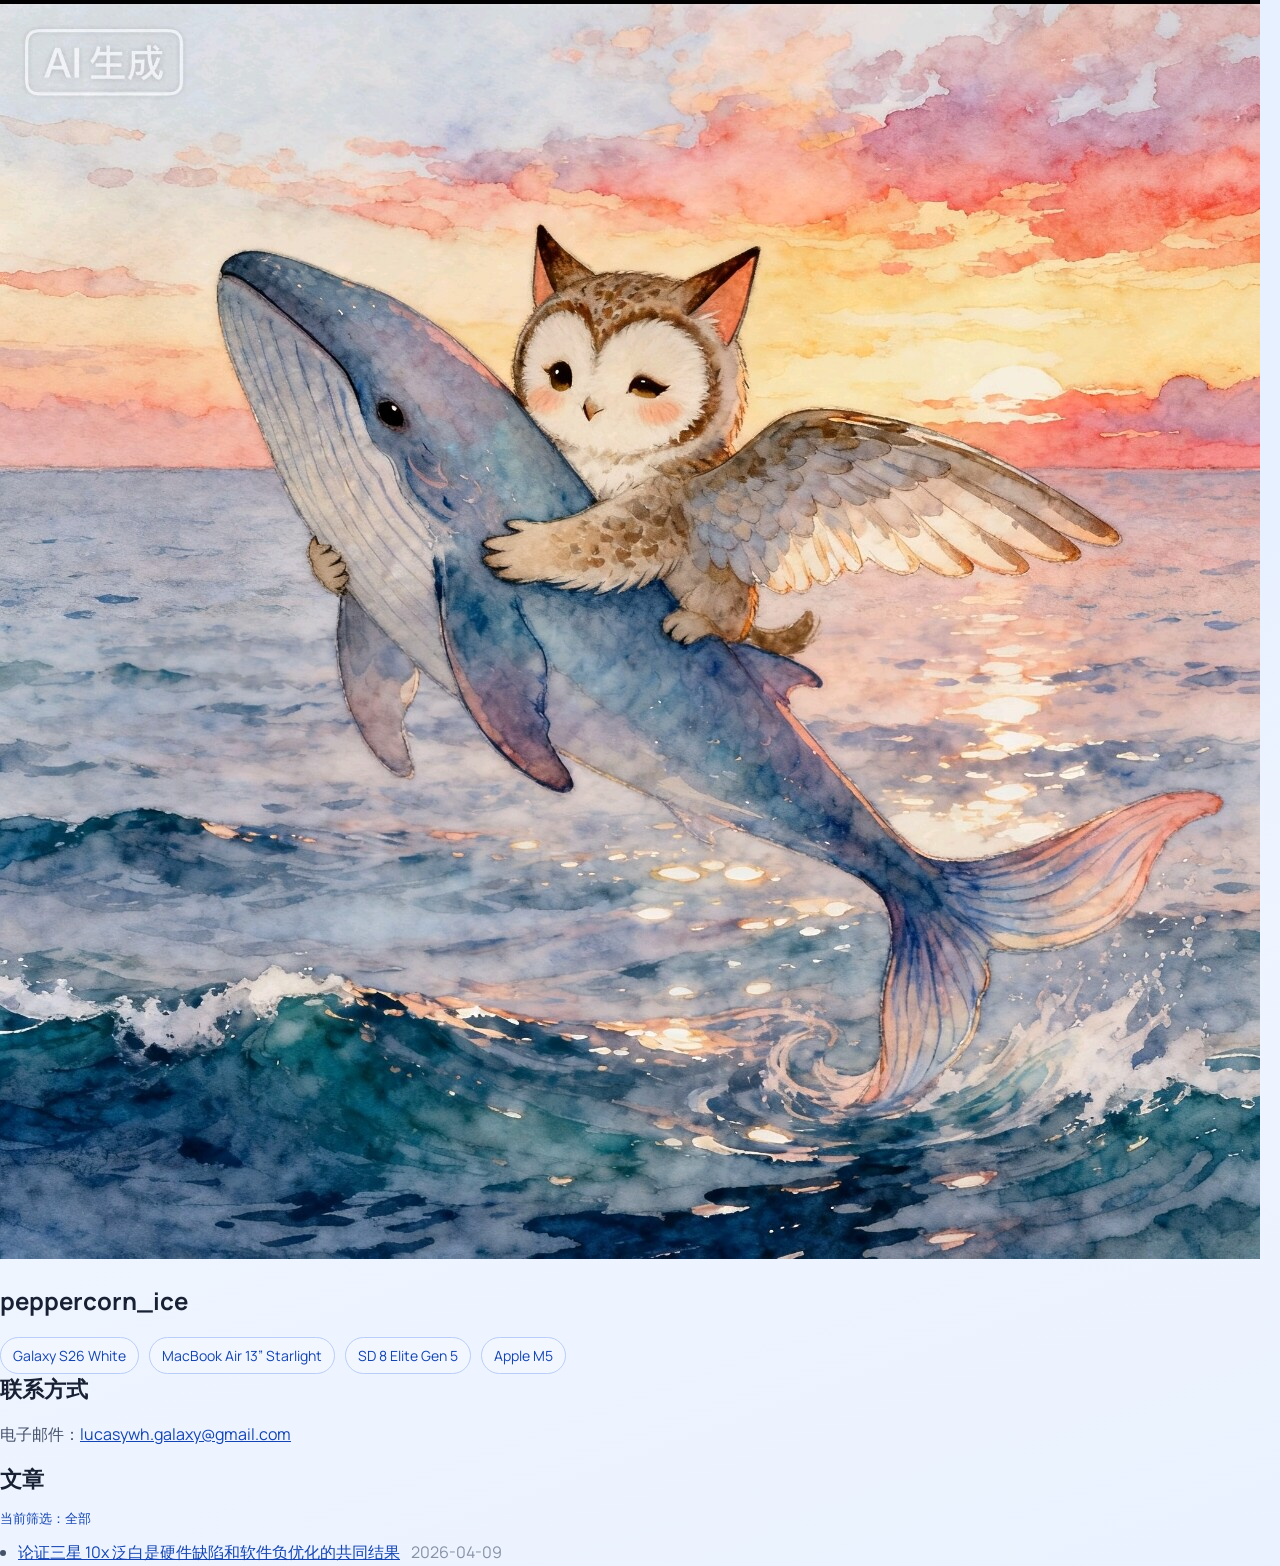
<file: index.html>
<!doctype html>
<html lang="zh-CN">
  <head>
    <meta charset="UTF-8" />
    <meta name="viewport" content="width=device-width, initial-scale=1.0" />
    <title>汪沄的个人主页</title>
    <link rel="preconnect" href="https://fonts.googleapis.com" />
    <link rel="preconnect" href="https://fonts.gstatic.com" crossorigin />
    <link
      href="https://fonts.googleapis.com/css2?family=Manrope:wght@400;600;800&display=swap"
      rel="stylesheet"
    />
    <link rel="stylesheet" href="style.css" />
  </head>
  <body>
    <main class="homepage">
      <section class="profile-header">
        <div class="profile-avatar-wrap" id="avatar-wrap">
          <img id="avatar" src="avatar.jpg" alt="汪沄头像" class="profile-avatar" />
        </div>

        <div class="profile-main">
          <h1 id="hero-title">peppercorn_ice</h1>

          <div class="chip-row">
            <span class="chip">Galaxy S26 White</span>
            <span class="chip">MacBook Air 13” Starlight</span>
            <span class="chip">SD 8 Elite Gen 5</span>
            <span class="chip">Apple M5</span>
          </div>

          <div class="contact-block">
            <h2 id="contact-title">联系方式</h2>
            <p>
              电子邮件：<a href="mailto:lucasywh.galaxy@gmail.com" id="contact-link">lucasywh.galaxy@gmail.com</a>
            </p>
          </div>
        </div>
      </section>

      <section class="posts-feed">
        <div class="posts-head">
          <h2>文章</h2>
          <p id="post-filter-status" class="post-filter-status">当前筛选：全部</p>
        </div>
        <ul id="post-list" class="post-list"></ul>
      </section>
    </main>

    <script src="script.js"></script>
  </body>
</html>
</file>
<file: style.css>
:root {
  --bg: #f4f8ff;
  --card: rgba(255, 255, 255, 0.86);
  --text: #182134;
  --subtext: #45516b;
  --accent: #0066ff;
  --accent-soft: #dbe8ff;
  --border: rgba(24, 33, 52, 0.12);
  --shadow: 0 14px 40px rgba(0, 40, 120, 0.08);
}

* {
  box-sizing: border-box;
}

body {
  margin: 0;
  min-height: 100vh;
  font-family: "Manrope", "PingFang SC", "Microsoft YaHei", sans-serif;
  color: var(--text);
  background:
    radial-gradient(circle at 12% 18%, #cde0ff 0 18%, transparent 40%),
    radial-gradient(circle at 85% 12%, #e7f0ff 0 22%, transparent 45%),
    linear-gradient(160deg, #f7faff 0%, #eaf2ff 100%);
}

.page {
  width: min(980px, 92vw);
  margin: 40px auto;
  display: grid;
  gap: 20px;
}

.card {
  background: var(--card);
  border: 1px solid var(--border);
  border-radius: 20px;
  box-shadow: var(--shadow);
  backdrop-filter: blur(6px);
  padding: 24px;
  transition:
    transform 0.35s ease,
    box-shadow 0.35s ease,
    border-color 0.35s ease;
}

.card:hover {
  transform: translateY(-6px);
  box-shadow: 0 22px 48px rgba(0, 40, 120, 0.12);
  border-color: rgba(18, 68, 181, 0.28);
}

.hero-layout {
  display: grid;
  grid-template-columns: 220px minmax(0, 1fr);
  gap: 22px;
  align-items: center;
}

.hero-copy {
  min-width: 0;
}

.avatar-wrap {
  width: 220px;
  height: 220px;
  border-radius: 24px;
  padding: 6px;
  background: linear-gradient(145deg, #eaf2ff 0%, #cde0ff 100%);
  box-shadow: 0 18px 35px rgba(14, 53, 142, 0.16);
  transition: transform 0.2s ease;
}

.avatar {
  width: 100%;
  height: 100%;
  object-fit: cover;
  border-radius: 20px;
  display: block;
}

.hero-top {
  display: flex;
  align-items: center;
  justify-content: space-between;
  gap: 12px;
}

.hero h1 {
  font-size: clamp(28px, 5vw, 48px);
  margin: 0;
}

.tag {
  display: inline-block;
  margin: 0 0 12px;
  padding: 6px 10px;
  border-radius: 999px;
  background: var(--accent-soft);
  color: var(--accent);
  font-weight: 700;
  font-size: 13px;
}

.lang-btn {
  border: 1px solid #b8cdf9;
  color: #1244b5;
  background: #f2f7ff;
  border-radius: 999px;
  padding: 7px 12px;
  font-size: 13px;
  font-weight: 700;
  cursor: pointer;
  transition: transform 0.2s ease;
}

.lang-btn:hover {
  background: #e6f0ff;
  transform: translateY(-1px);
}

.lang-btn:active {
  transform: scale(0.96);
}

.subtitle {
  margin: 12px 0 0;
  color: var(--subtext);
  font-size: 17px;
  line-height: 1.6;
}

.chip-row {
  margin-top: 18px;
  display: flex;
  flex-wrap: wrap;
  gap: 10px;
}

.chip {
  border: 1px solid #b8cdf9;
  color: #1244b5;
  border-radius: 999px;
  padding: 8px 12px;
  font-size: 14px;
  background: #f2f7ff;
}

.grid {
  display: grid;
  grid-template-columns: repeat(2, minmax(0, 1fr));
  gap: 20px;
}

h2 {
  margin-top: 0;
  margin-bottom: 12px;
  font-size: 22px;
}

p,
li {
  color: var(--subtext);
  line-height: 1.7;
}

a {
  color: #1244b5;
}

ul {
  margin: 0;
  padding-left: 18px;
}

.wide {
  grid-column: 1 / -1;
}

.time {
  margin: 0;
  font-size: clamp(34px, 8vw, 56px);
  font-weight: 800;
  color: #0f2f7f;
  letter-spacing: 0.06em;
}

.hint {
  margin-top: 8px;
  font-size: 14px;
}

.reveal {
  opacity: 0;
  transform: translateY(18px);
}

.reveal.show {
  animation: riseIn 0.7s ease forwards;
}

@keyframes riseIn {
  from {
    opacity: 0;
    transform: translateY(18px);
  }
  to {
    opacity: 1;
    transform: translateY(0);
  }
}

@media (max-width: 760px) {
  .page {
    margin: 24px auto;
  }

  .hero-layout {
    grid-template-columns: 1fr;
  }

  .avatar-wrap {
    width: min(280px, 100%);
    height: min(280px, 75vw);
    margin: 0 auto;
  }

  .grid {
    grid-template-columns: 1fr;
  }
}

.post-tags {
  display: flex;
  flex-wrap: wrap;
  gap: 6px;
  margin-top: 6px;
}

.post-tag-chip {
  display: inline-block;
  border: 1px solid #b8cdf9;
  border-radius: 999px;
  background: #f2f7ff;
  color: #1244b5;
  font-size: 12px;
  line-height: 1;
  padding: 5px 9px;
}

.post-filter-status {
  margin: 0 0 10px;
  font-size: 13px;
  color: #1244b5;
}

.post-tag-chip {
  cursor: pointer;
  transition: background-color 0.2s ease, color 0.2s ease, border-color 0.2s ease;
}

.post-tag-chip.active {
  background: #1244b5;
  border-color: #1244b5;
  color: #ffffff;
}
</file>
